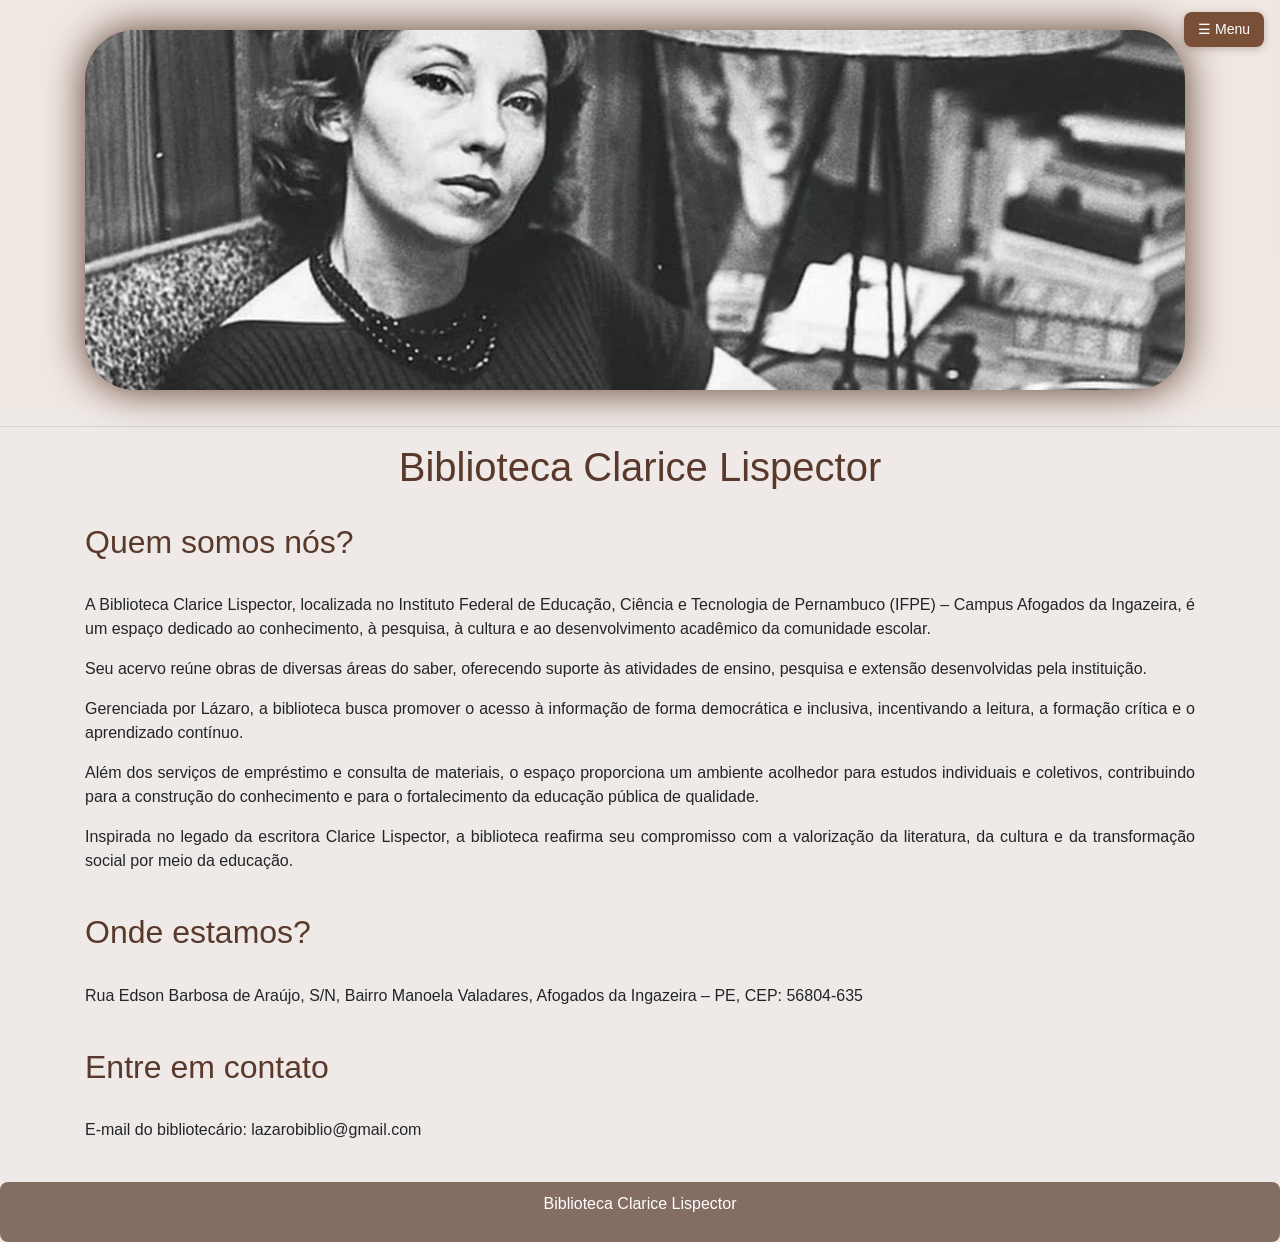
<file: index.html>
<!DOCTYPE html>
<html lang="en">
<head>
    <meta charset="UTF-8">
    <meta name="viewport" content="width=device-width, initial-scale=1.0">
    <title>Biblioteca Clarice Lispector</title>
    <link rel="stylesheet" href="https://cdn.jsdelivr.net/npm/bootstrap@4.3.1/dist/css/bootstrap.min.css" integrity="sha384-ggOyR0iXCbMQv3Xipma34MD+dH/1fQ784/j6cY/iJTQUOhcWr7x9JvoRxT2MZw1T" crossorigin="anonymous">
    <link rel="stylesheet" href="style.css">
</head>
<body>
    <button class="btn-sidebar-abrir" onclick="abrirSidebar()" aria-label="Abrir menu lateral">
        &#9776; Menu
    </button>

    <div class="sidebar-overlay" id="overlay" onclick="fecharSidebar()"></div>

    <nav class="sidebar" id="sidebar" aria-label="Menu lateral">
        <button class="btn-sidebar-fechar" onclick="fecharSidebar()" aria-label="Fechar menu">&times;</button>

        <h3 class="sidebar-titulo">Biblioteca<br>Clarice Lispector</h3>
        <hr class="sidebar-divisor">

        <ul class="sidebar-menu">
            <li><a href="login.php">Acessar o sistema</a></li>
        </ul>

        <hr class="sidebar-divisor">

        <div class="sidebar-contato">
            <p class="sidebar-label">Bibliotecário</p>
            <p>Lázaro Tenório</p>
            <p class="sidebar-label">E-mail</p>
            <p><a href="mailto:lazarobiblio@gmail.com">lazarobiblio@gmail.com</a></p>
            <p class="sidebar-label">Endereço</p>
            <p>IFPE – Campus Afogados da Ingazeira, PE</p>
        </div>

        <hr class="sidebar-divisor">

        <div class="sidebar-player">
        <p class="sidebar-label">Playlist do bibliotecário :D</p><br>
        <img src="img/playlist.jpg" alt="Ícone de música" class="sidebar-player-icon">
        <audio id="player" src="musica/playlist.mp3"></audio>

        <div class="player-controles">
            <button onclick="toggleMusica()" id="btn-play" class="btn-play">▶ Play</button>
            <input type="range" id="volume" min="0" max="1" step="0.05" value="0.5"
            oninput="document.getElementById('player').volume = this.value"
            title="Volume">
        </div>
        </div>
    </nav>

    <div class="container-fluid" id="Banner">
        <div class="container">
            <img src="img/clarice-lispector.jpeg" class="BannerClarice">
        </div>
        
    </div>
    <hr>
    <div class="container">
        <h1 id="ApresentacaoBiblio">Biblioteca Clarice Lispector</h1> 
        <br>
        <h2 class="Quem">Quem somos nós?</h2>
        <br>
        <section class="biblioteca-descricao">
            <p>
                A Biblioteca Clarice Lispector, localizada no Instituto Federal de Educação,
                Ciência e Tecnologia de Pernambuco (IFPE) – Campus Afogados da Ingazeira,
                é um espaço dedicado ao conhecimento, à pesquisa, à cultura e ao
                desenvolvimento acadêmico da comunidade escolar.
            </p>

            <p>
                Seu acervo reúne obras de diversas áreas do saber, oferecendo suporte às
                atividades de ensino, pesquisa e extensão desenvolvidas pela instituição.
            </p>
        
            <p>
                Gerenciada por Lázaro, a biblioteca busca promover o acesso à informação de
                forma democrática e inclusiva, incentivando a leitura, a formação crítica e
                o aprendizado contínuo.
            </p>

            <p>
                Além dos serviços de empréstimo e consulta de materiais, o espaço proporciona
                um ambiente acolhedor para estudos individuais e coletivos, contribuindo para
                a construção do conhecimento e para o fortalecimento da educação pública de
                qualidade.
            </p>

            <p>
                Inspirada no legado da escritora Clarice Lispector, a biblioteca reafirma seu
                compromisso com a valorização da literatura, da cultura e da transformação
                social por meio da educação.
            </p>
        </section>
    </div>
    <br>
    <div class="container" id="txt_surgir">
        <h2 class="onde">Onde estamos?</h2>
        <br>
        <p>
            Rua Edson Barbosa de Araújo, S/N, Bairro Manoela Valadares, Afogados da Ingazeira – PE, CEP: 56804-635
        </p>
    </div>
    <br>
    <div class="container" id="txt_surgir">
        <h2 class="contato">Entre em contato</h2>
        <br>
        <p>
            E-mail do bibliotecário: lazarobiblio@gmail.com
        </p>
    </div>
    <br>
    <footer class="container-fluid" id="Footer">
        <p>Biblioteca Clarice Lispector</p>
    </footer>
    <script src="script.js"></script>
</body>
</html>
</file>
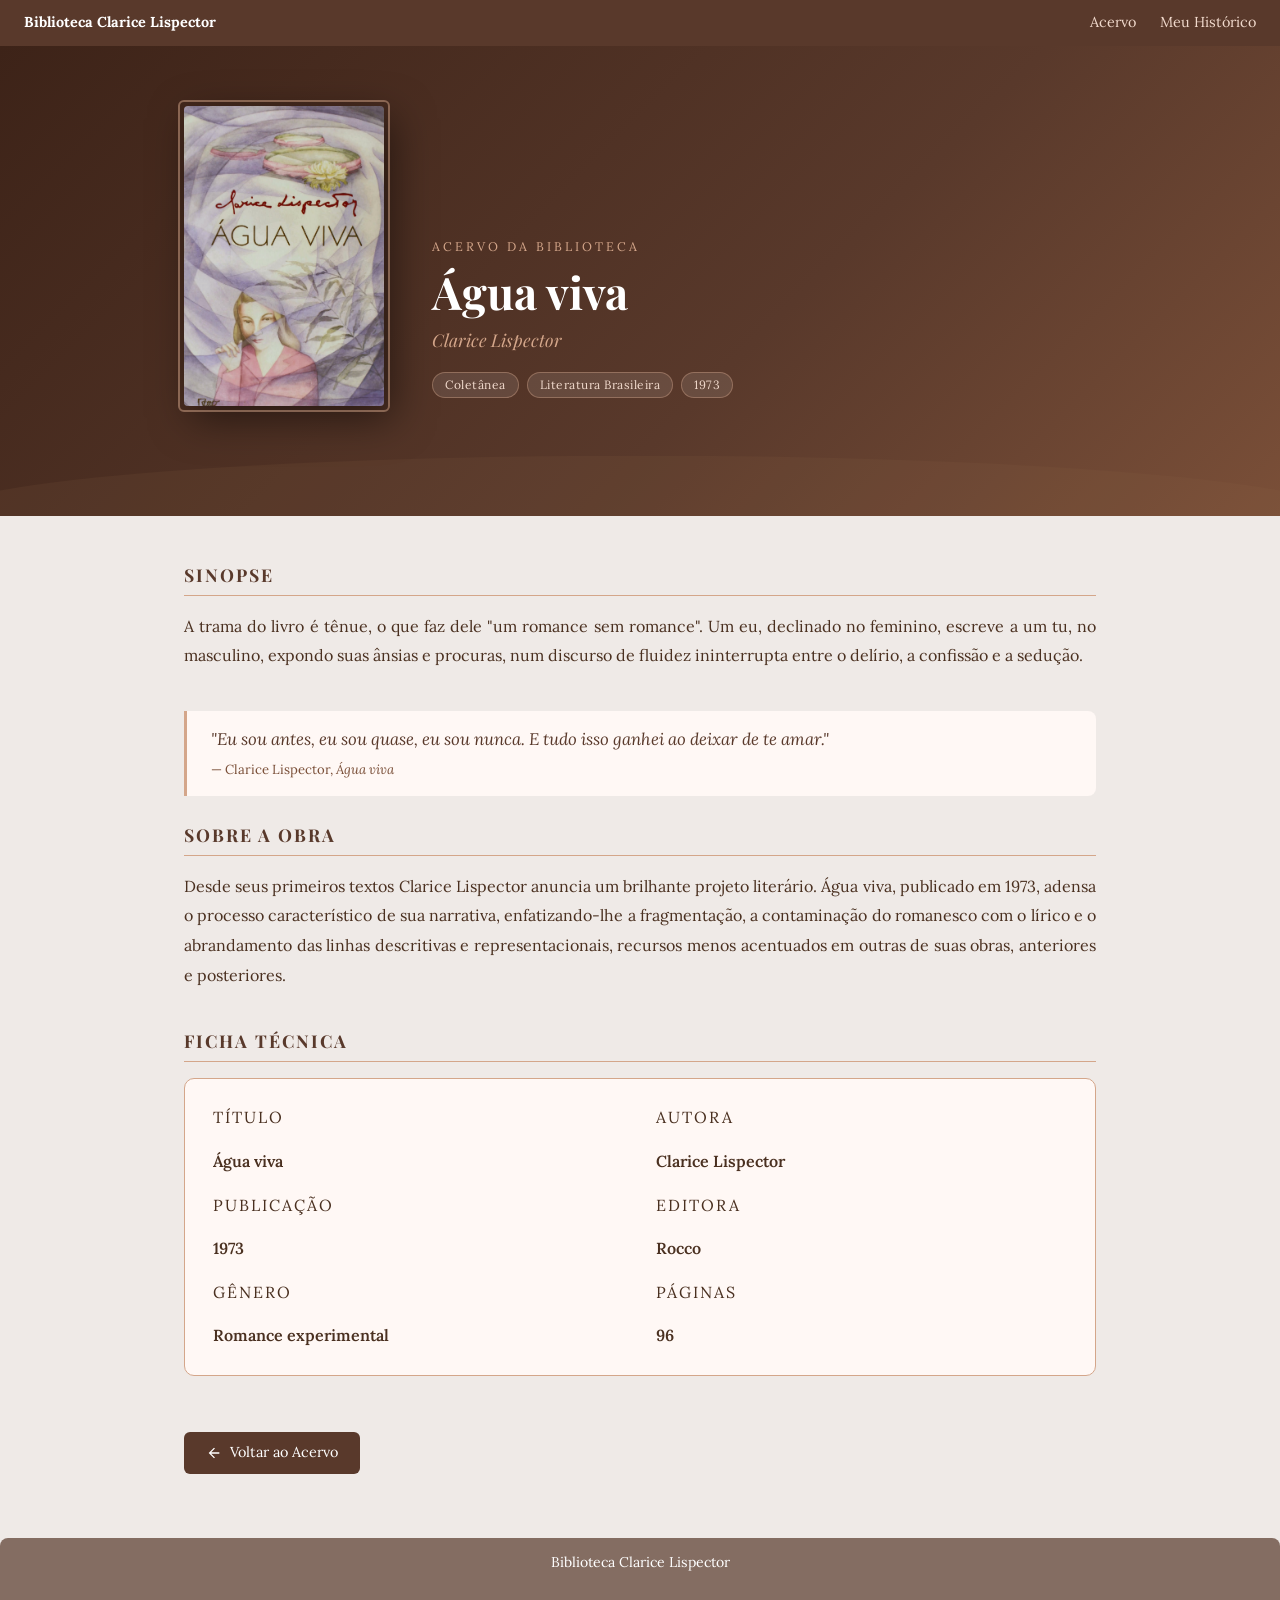
<file: livrosdesc/agua.html>
<!DOCTYPE html>
<html lang="pt-br">
<head>
    <meta charset="UTF-8">
    <meta name="viewport" content="width=device-width, initial-scale=1.0">
    <title>Água viva — Biblioteca Clarice Lispector</title>
    <link rel="stylesheet" href="https://cdn.jsdelivr.net/npm/bootstrap@4.3.1/dist/css/bootstrap.min.css"
          integrity="sha384-ggOyR0iXCbMQv3Xipma34MD+dH/1fQ784/j6cY/iJTQUOhcWr7x9JvoRxT2MZw1T"
          crossorigin="anonymous">
    <link rel="preconnect" href="https://fonts.googleapis.com">
    <link href="https://fonts.googleapis.com/css2?family=Playfair+Display:ital,wght@0,700;1,400&family=Lora:ital@0;1&display=swap" rel="stylesheet">
    <link rel="stylesheet" href="descstyle.css">

</head>
<body>

    <nav class="navbar-livro">
        <a class="navbar-brand-livro" href="../index.html">Biblioteca Clarice Lispector</a>
        <div class="nav-links">
            <a href="../livros.php">Acervo</a>
            <a href="../historico.php">Meu Histórico</a>
        </div>
    </nav>

    <div class="livro-hero">
        <div class="hero-inner">

            <div class="capa-wrapper">
                <img class="capa-livro" src="../img/Agua.jpg" alt="Capa de Água viva">
            </div>

            <div class="hero-meta">
                <p class="hero-eyebrow">Acervo da Biblioteca</p>

                <h1 class="hero-titulo">Água viva</h1>
                <p class="hero-autor">Clarice Lispector</p>

                <div class="hero-tags">
                    <span class="tag">Coletânea</span>
                    <span class="tag">Literatura Brasileira</span>
                    <span class="tag">1973</span>
                </div>
            </div>

        </div>
    </div>

    <div class="livro-conteudo">

        <div class="secao">
            <h2 class="secao-titulo">Sinopse</h2>
            <p>
                A trama do livro é tênue, o que faz dele "um romance sem romance". Um eu, declinado no feminino, escreve a um tu, no masculino, expondo suas ânsias e procuras, 
                num discurso de fluidez ininterrupta entre o delírio, a confissão e a sedução.
            </p>
        </div>

        <blockquote class="citacao">
            <p>"Eu sou antes, eu sou quase, eu sou nunca. E tudo isso ganhei ao deixar de te amar."</p>
            <footer>— Clarice Lispector, <cite>Água viva</cite></footer>
        </blockquote>

        <div class="secao">
            <h2 class="secao-titulo">Sobre a obra</h2>
            <p>
                Desde seus primeiros textos Clarice Lispector anuncia um brilhante projeto literário.
                Água viva, publicado em 1973, adensa o processo característico de sua narrativa, enfatizando-lhe a fragmentação,
                a contaminação do romanesco com o lírico e o abrandamento das linhas descritivas e representacionais, 
                recursos menos acentuados em outras de suas obras, anteriores e posteriores.
            </p>
        </div>

        <div class="secao">
            <h2 class="secao-titulo">Ficha Técnica</h2>
            <div class="ficha">

                <div class="ficha-item">
                    <p class="ficha-label">Título</p>
                    <p class="ficha-valor">Água viva</p>
                </div>
                <div class="ficha-item">
                    <p class="ficha-label">Autora</p>
                    <p class="ficha-valor">Clarice Lispector</p>
                </div>
                <div class="ficha-item">
                    <p class="ficha-label">Publicação</p>
                    <p class="ficha-valor">1973</p>
                </div>
                <div class="ficha-item">
                    <p class="ficha-label">Editora</p>
                    <p class="ficha-valor">Rocco</p>
                </div>
                <div class="ficha-item">
                    <p class="ficha-label">Gênero</p>
                    <p class="ficha-valor">Romance experimental</p>
                </div>
                <div class="ficha-item">
                    <p class="ficha-label">Páginas</p>
                    <p class="ficha-valor">96</p>
                </div>

            </div>
        </div>

        <a href="../livros.php" class="btn-voltar">
            <svg viewBox="0 0 24 24" xmlns="http://www.w3.org/2000/svg">
                <path d="M20 11H7.83l5.59-5.59L12 4l-8 8 8 8 1.41-1.41L7.83 13H20v-2z"/>
            </svg>
            Voltar ao Acervo
        </a>

    </div>

    <footer class="rodape">
        <p>Biblioteca Clarice Lispector</p>
    </footer>

</body>
</html>
</file>
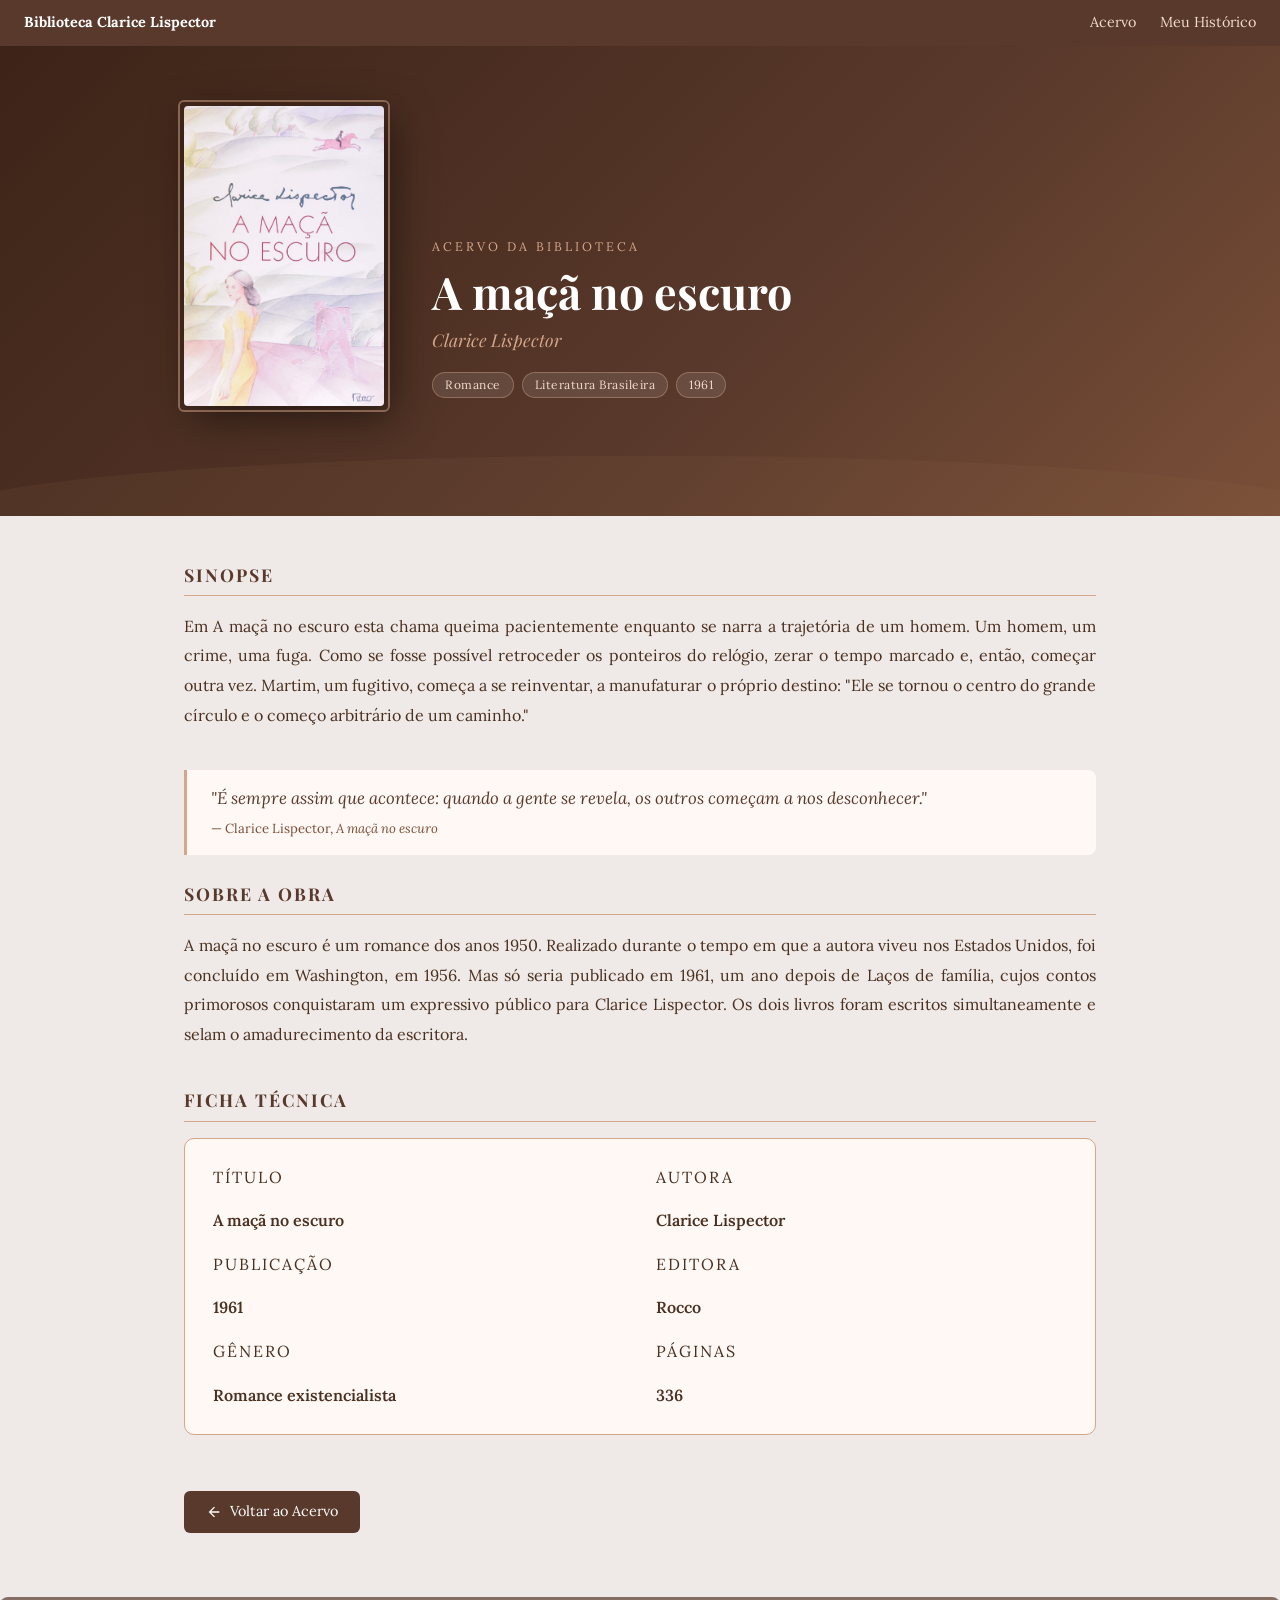
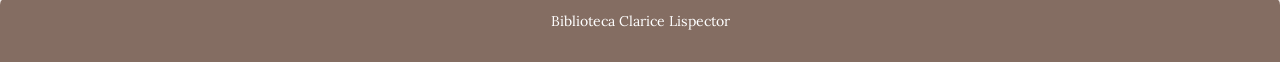
<file: livrosdesc/amaca.html>
<!DOCTYPE html>
<html lang="pt-br">
<head>
    <meta charset="UTF-8">
    <meta name="viewport" content="width=device-width, initial-scale=1.0">
    <title>A maçã no escuro — Biblioteca Clarice Lispector</title>
    <link rel="stylesheet" href="https://cdn.jsdelivr.net/npm/bootstrap@4.3.1/dist/css/bootstrap.min.css"
          integrity="sha384-ggOyR0iXCbMQv3Xipma34MD+dH/1fQ784/j6cY/iJTQUOhcWr7x9JvoRxT2MZw1T"
          crossorigin="anonymous">
    <link rel="preconnect" href="https://fonts.googleapis.com">
    <link href="https://fonts.googleapis.com/css2?family=Playfair+Display:ital,wght@0,700;1,400&family=Lora:ital@0;1&display=swap" rel="stylesheet">
    <link rel="stylesheet" href="descstyle.css">

</head>
<body>

    <nav class="navbar-livro">
        <a class="navbar-brand-livro" href="../index.html">Biblioteca Clarice Lispector</a>
        <div class="nav-links">
            <a href="../livros.php">Acervo</a>
            <a href="../historico.php">Meu Histórico</a>
        </div>
    </nav>

    <div class="livro-hero">
        <div class="hero-inner">

            <div class="capa-wrapper">
                <img class="capa-livro" src="../img/AMaca.jpg" alt="Capa de A maçã no escuro">
            </div>

            <div class="hero-meta">
                <p class="hero-eyebrow">Acervo da Biblioteca</p>

                <h1 class="hero-titulo">A maçã no escuro</h1>
                <p class="hero-autor">Clarice Lispector</p>

                <div class="hero-tags">
                    <span class="tag">Romance</span>
                    <span class="tag">Literatura Brasileira</span>
                    <span class="tag">1961</span>
                </div>
            </div>

        </div>
    </div>

    <div class="livro-conteudo">

        <div class="secao">
            <h2 class="secao-titulo">Sinopse</h2>
            <p>
                Em A maçã no escuro esta chama queima pacientemente enquanto se narra a trajetória de um homem.
                Um homem, um crime, uma fuga. Como se fosse possível retroceder os ponteiros do relógio, zerar o tempo marcado e, então, começar outra vez.
                Martim, um fugitivo, começa a se reinventar, a manufaturar o próprio destino: "Ele se tornou o centro do grande círculo e o começo arbitrário de um caminho."
            </p>
        </div>

        <blockquote class="citacao">
            <p>"É sempre assim que acontece: quando a gente se revela, os outros começam a nos desconhecer."</p>
            <footer>— Clarice Lispector, <cite>A maçã no escuro</cite></footer>
        </blockquote>

        <div class="secao">
            <h2 class="secao-titulo">Sobre a obra</h2>
            <p>
                A maçã no escuro é um romance dos anos 1950. Realizado durante o tempo em que a autora viveu nos Estados Unidos, foi concluído em Washington, em 1956.
                Mas só seria publicado em 1961, um ano depois de Laços de família, cujos contos primorosos conquistaram um expressivo público para Clarice Lispector.
                Os dois livros foram escritos simultaneamente e selam o amadurecimento da escritora.
            </p>
        </div>

        <div class="secao">
            <h2 class="secao-titulo">Ficha Técnica</h2>
            <div class="ficha">

                <div class="ficha-item">
                    <p class="ficha-label">Título</p>
                    <p class="ficha-valor">A maçã no escuro</p>
                </div>
                <div class="ficha-item">
                    <p class="ficha-label">Autora</p>
                    <p class="ficha-valor">Clarice Lispector</p>
                </div>
                <div class="ficha-item">
                    <p class="ficha-label">Publicação</p>
                    <p class="ficha-valor">1961</p>
                </div>
                <div class="ficha-item">
                    <p class="ficha-label">Editora</p>
                    <p class="ficha-valor">Rocco</p>
                </div>
                <div class="ficha-item">
                    <p class="ficha-label">Gênero</p>
                    <p class="ficha-valor">Romance existencialista</p>
                </div>
                <div class="ficha-item">
                    <p class="ficha-label">Páginas</p>
                    <p class="ficha-valor">336</p>
                </div>

            </div>
        </div>

        <a href="../livros.php" class="btn-voltar">
            <svg viewBox="0 0 24 24" xmlns="http://www.w3.org/2000/svg">
                <path d="M20 11H7.83l5.59-5.59L12 4l-8 8 8 8 1.41-1.41L7.83 13H20v-2z"/>
            </svg>
            Voltar ao Acervo
        </a>

    </div>

    <footer class="rodape">
        <p>Biblioteca Clarice Lispector</p>
    </footer>

</body>
</html>
</file>
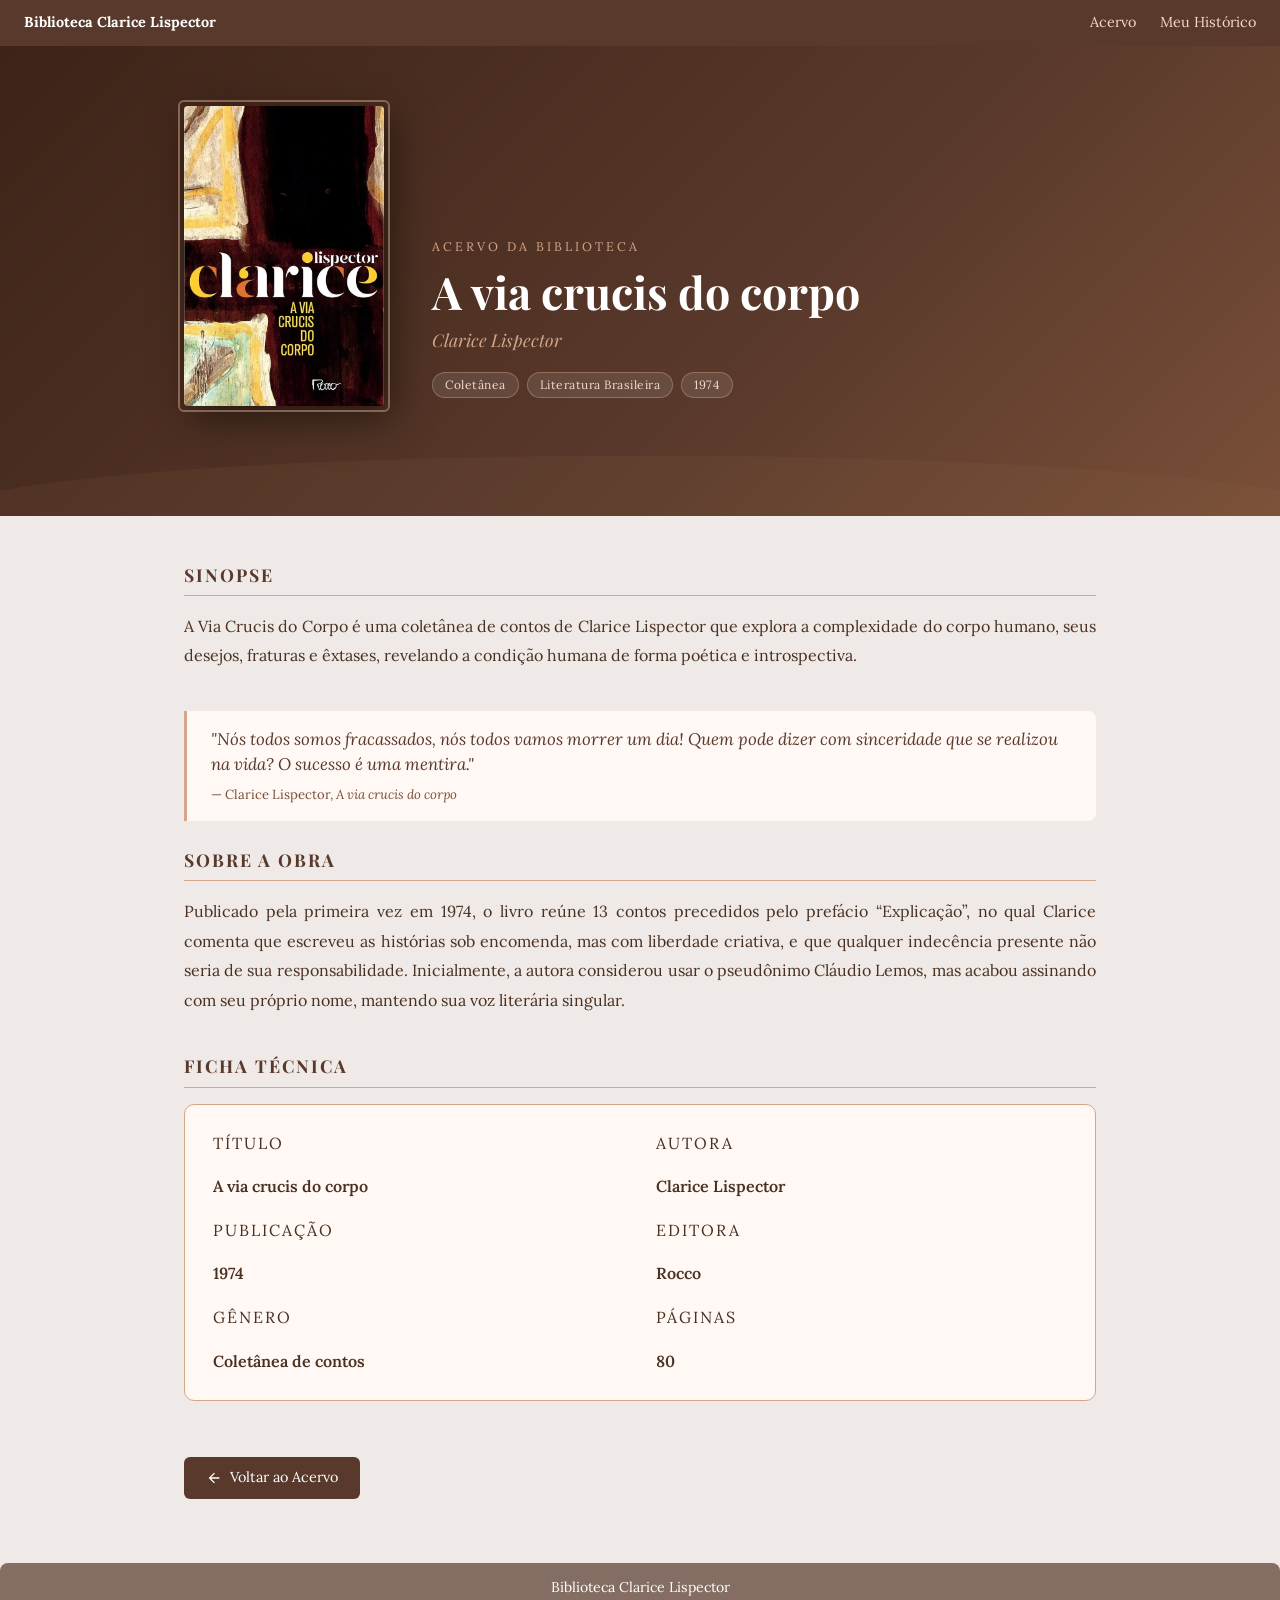
<file: livrosdesc/avia.html>
<!DOCTYPE html>
<html lang="pt-br">
<head>
    <meta charset="UTF-8">
    <meta name="viewport" content="width=device-width, initial-scale=1.0">
    <title>A via crucis do corpo — Biblioteca Clarice Lispector</title>
    <link rel="stylesheet" href="https://cdn.jsdelivr.net/npm/bootstrap@4.3.1/dist/css/bootstrap.min.css"
          integrity="sha384-ggOyR0iXCbMQv3Xipma34MD+dH/1fQ784/j6cY/iJTQUOhcWr7x9JvoRxT2MZw1T"
          crossorigin="anonymous">
    <link rel="preconnect" href="https://fonts.googleapis.com">
    <link href="https://fonts.googleapis.com/css2?family=Playfair+Display:ital,wght@0,700;1,400&family=Lora:ital@0;1&display=swap" rel="stylesheet">
    <link rel="stylesheet" href="descstyle.css">

</head>
<body>

    <nav class="navbar-livro">
        <a class="navbar-brand-livro" href="../index.html">Biblioteca Clarice Lispector</a>
        <div class="nav-links">
            <a href="../livros.php">Acervo</a>
            <a href="../historico.php">Meu Histórico</a>
        </div>
    </nav>

    <div class="livro-hero">
        <div class="hero-inner">

            <div class="capa-wrapper">
                <img class="capa-livro" src="../img/AVia.jpg" alt="Capa de A via crucis do corpo">
            </div>

            <div class="hero-meta">
                <p class="hero-eyebrow">Acervo da Biblioteca</p>

                <h1 class="hero-titulo">A via crucis do corpo</h1>
                <p class="hero-autor">Clarice Lispector</p>

                <div class="hero-tags">
                    <span class="tag">Coletânea</span>
                    <span class="tag">Literatura Brasileira</span>
                    <span class="tag">1974</span>
                </div>
            </div>

        </div>
    </div>

    <div class="livro-conteudo">

        <div class="secao">
            <h2 class="secao-titulo">Sinopse</h2>
            <p>
                A Via Crucis do Corpo é uma coletânea de contos de Clarice Lispector que explora a complexidade do corpo humano, seus desejos, fraturas e êxtases, revelando a condição humana de forma poética e introspectiva.
            </p>
        </div>

        <blockquote class="citacao">
            <p>"Nós todos somos fracassados, nós todos vamos morrer um dia! Quem pode dizer com sinceridade que se realizou na vida? O sucesso é uma mentira."</p>
            <footer>— Clarice Lispector, <cite>A via crucis do corpo</cite></footer>
        </blockquote>

        <div class="secao">
            <h2 class="secao-titulo">Sobre a obra</h2>
            <p>
                Publicado pela primeira vez em 1974, o livro reúne 13 contos precedidos pelo prefácio “Explicação”, 
                no qual Clarice comenta que escreveu as histórias sob encomenda, mas com liberdade criativa, e que qualquer indecência presente não seria de sua responsabilidade.
                Inicialmente, a autora considerou usar o pseudônimo Cláudio Lemos, mas acabou assinando com seu próprio nome, mantendo sua voz literária singular.
            </p>
        </div>

        <div class="secao">
            <h2 class="secao-titulo">Ficha Técnica</h2>
            <div class="ficha">

                <div class="ficha-item">
                    <p class="ficha-label">Título</p>
                    <p class="ficha-valor">A via crucis do corpo</p>
                </div>
                <div class="ficha-item">
                    <p class="ficha-label">Autora</p>
                    <p class="ficha-valor">Clarice Lispector</p>
                </div>
                <div class="ficha-item">
                    <p class="ficha-label">Publicação</p>
                    <p class="ficha-valor">1974</p>
                </div>
                <div class="ficha-item">
                    <p class="ficha-label">Editora</p>
                    <p class="ficha-valor">Rocco</p>
                </div>
                <div class="ficha-item">
                    <p class="ficha-label">Gênero</p>
                    <p class="ficha-valor">Coletânea de contos</p>
                </div>
                <div class="ficha-item">
                    <p class="ficha-label">Páginas</p>
                    <p class="ficha-valor">80</p>
                </div>

            </div>
        </div>

        <a href="../livros.php" class="btn-voltar">
            <svg viewBox="0 0 24 24" xmlns="http://www.w3.org/2000/svg">
                <path d="M20 11H7.83l5.59-5.59L12 4l-8 8 8 8 1.41-1.41L7.83 13H20v-2z"/>
            </svg>
            Voltar ao Acervo
        </a>

    </div>

    <footer class="rodape">
        <p>Biblioteca Clarice Lispector</p>
    </footer>

</body>
</html>
</file>
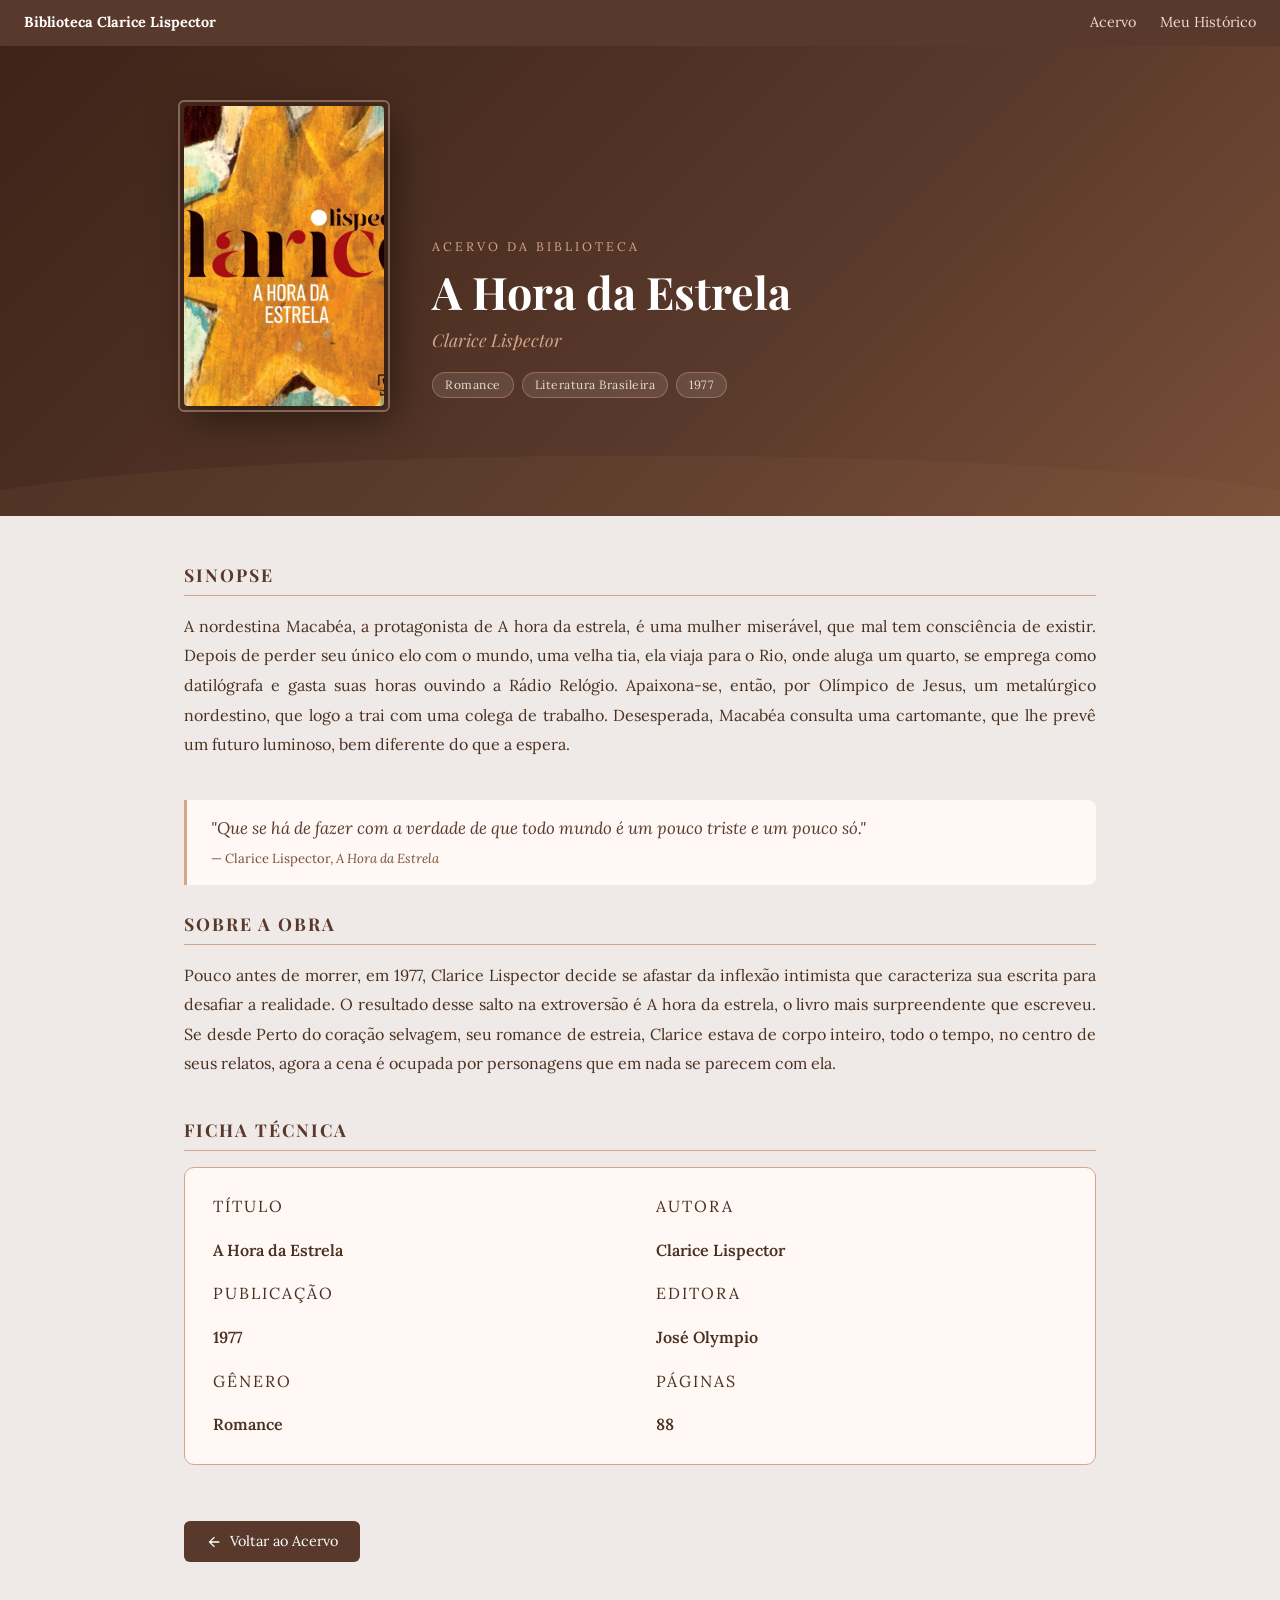
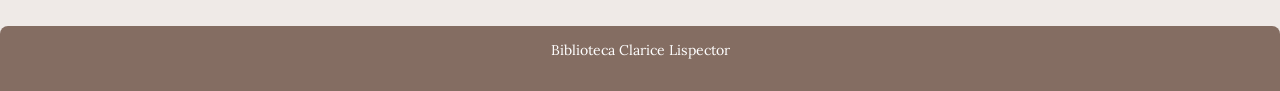
<file: livrosdesc/hora.html>
<!DOCTYPE html>
<html lang="pt-br">
<head>
    <meta charset="UTF-8">
    <meta name="viewport" content="width=device-width, initial-scale=1.0">
    <title>A Hora da Estrela — Biblioteca Clarice Lispector</title>
    <link rel="stylesheet" href="https://cdn.jsdelivr.net/npm/bootstrap@4.3.1/dist/css/bootstrap.min.css"
          integrity="sha384-ggOyR0iXCbMQv3Xipma34MD+dH/1fQ784/j6cY/iJTQUOhcWr7x9JvoRxT2MZw1T"
          crossorigin="anonymous">
    <link rel="preconnect" href="https://fonts.googleapis.com">
    <link href="https://fonts.googleapis.com/css2?family=Playfair+Display:ital,wght@0,700;1,400&family=Lora:ital@0;1&display=swap" rel="stylesheet">
    <link rel="stylesheet" href="descstyle.css">

</head>
<body>

    <nav class="navbar-livro">
        <a class="navbar-brand-livro" href="../index.html">Biblioteca Clarice Lispector</a>
        <div class="nav-links">
            <a href="../livros.php">Acervo</a>
            <a href="../historico.php">Meu Histórico</a>
        </div>
    </nav>

    <div class="livro-hero">
        <div class="hero-inner">

            <div class="capa-wrapper">
                <img class="capa-livro" src="../img/AHora.jpg" alt="Capa de A Hora da Estrela">
            </div>

            <div class="hero-meta">
                <p class="hero-eyebrow">Acervo da Biblioteca</p>

                <h1 class="hero-titulo">A Hora da Estrela</h1>
                <p class="hero-autor">Clarice Lispector</p>

                <div class="hero-tags">
                    <span class="tag">Romance</span>
                    <span class="tag">Literatura Brasileira</span>
                    <span class="tag">1977</span>
                </div>
            </div>

        </div>
    </div>

    <div class="livro-conteudo">

        <div class="secao">
            <h2 class="secao-titulo">Sinopse</h2>
            <p>
                A nordestina Macabéa, a protagonista de A hora da estrela, é uma mulher miserável, que mal tem consciência de existir. 
                Depois de perder seu único elo com o mundo, uma velha tia, ela viaja para o Rio, onde aluga um quarto, se emprega como datilógrafa e gasta suas horas ouvindo a Rádio Relógio. 
                Apaixona-se, então, por Olímpico de Jesus, um metalúrgico nordestino, que logo a trai com uma colega de trabalho. 
                Desesperada, Macabéa consulta uma cartomante, que lhe prevê um futuro luminoso, bem diferente do que a espera.
            </p>
        </div>

        <blockquote class="citacao">
            <p>"Que se há de fazer com a verdade de que todo mundo é um pouco triste e um pouco só."</p>
            <footer>— Clarice Lispector, <cite>A Hora da Estrela</cite></footer>
        </blockquote>

        <div class="secao">
            <h2 class="secao-titulo">Sobre a obra</h2>
            <p>
                Pouco antes de morrer, em 1977, Clarice Lispector decide se afastar da inflexão intimista que caracteriza sua escrita para desafiar a realidade. 
                O resultado desse salto na extroversão é A hora da estrela, o livro mais surpreendente que escreveu. 
                Se desde Perto do coração selvagem, seu romance de estreia, 
                Clarice estava de corpo inteiro, todo o tempo, no centro de seus relatos, agora a cena é ocupada por personagens que em nada se parecem com ela.
            </p>
        </div>

        <div class="secao">
            <h2 class="secao-titulo">Ficha Técnica</h2>
            <div class="ficha">

                <div class="ficha-item">
                    <p class="ficha-label">Título</p>
                    <p class="ficha-valor">A Hora da Estrela</p>
                </div>
                <div class="ficha-item">
                    <p class="ficha-label">Autora</p>
                    <p class="ficha-valor">Clarice Lispector</p>
                </div>
                <div class="ficha-item">
                    <p class="ficha-label">Publicação</p>
                    <p class="ficha-valor">1977</p>
                </div>
                <div class="ficha-item">
                    <p class="ficha-label">Editora</p>
                    <p class="ficha-valor">José Olympio</p>
                </div>
                <div class="ficha-item">
                    <p class="ficha-label">Gênero</p>
                    <p class="ficha-valor">Romance</p>
                </div>
                <div class="ficha-item">
                    <p class="ficha-label">Páginas</p>
                    <p class="ficha-valor">88</p>
                </div>

            </div>
        </div>

        <a href="../livros.php" class="btn-voltar">
            <svg viewBox="0 0 24 24" xmlns="http://www.w3.org/2000/svg">
                <path d="M20 11H7.83l5.59-5.59L12 4l-8 8 8 8 1.41-1.41L7.83 13H20v-2z"/>
            </svg>
            Voltar ao Acervo
        </a>

    </div>

    <footer class="rodape">
        <p>Biblioteca Clarice Lispector</p>
    </footer>

</body>
</html>
</file>
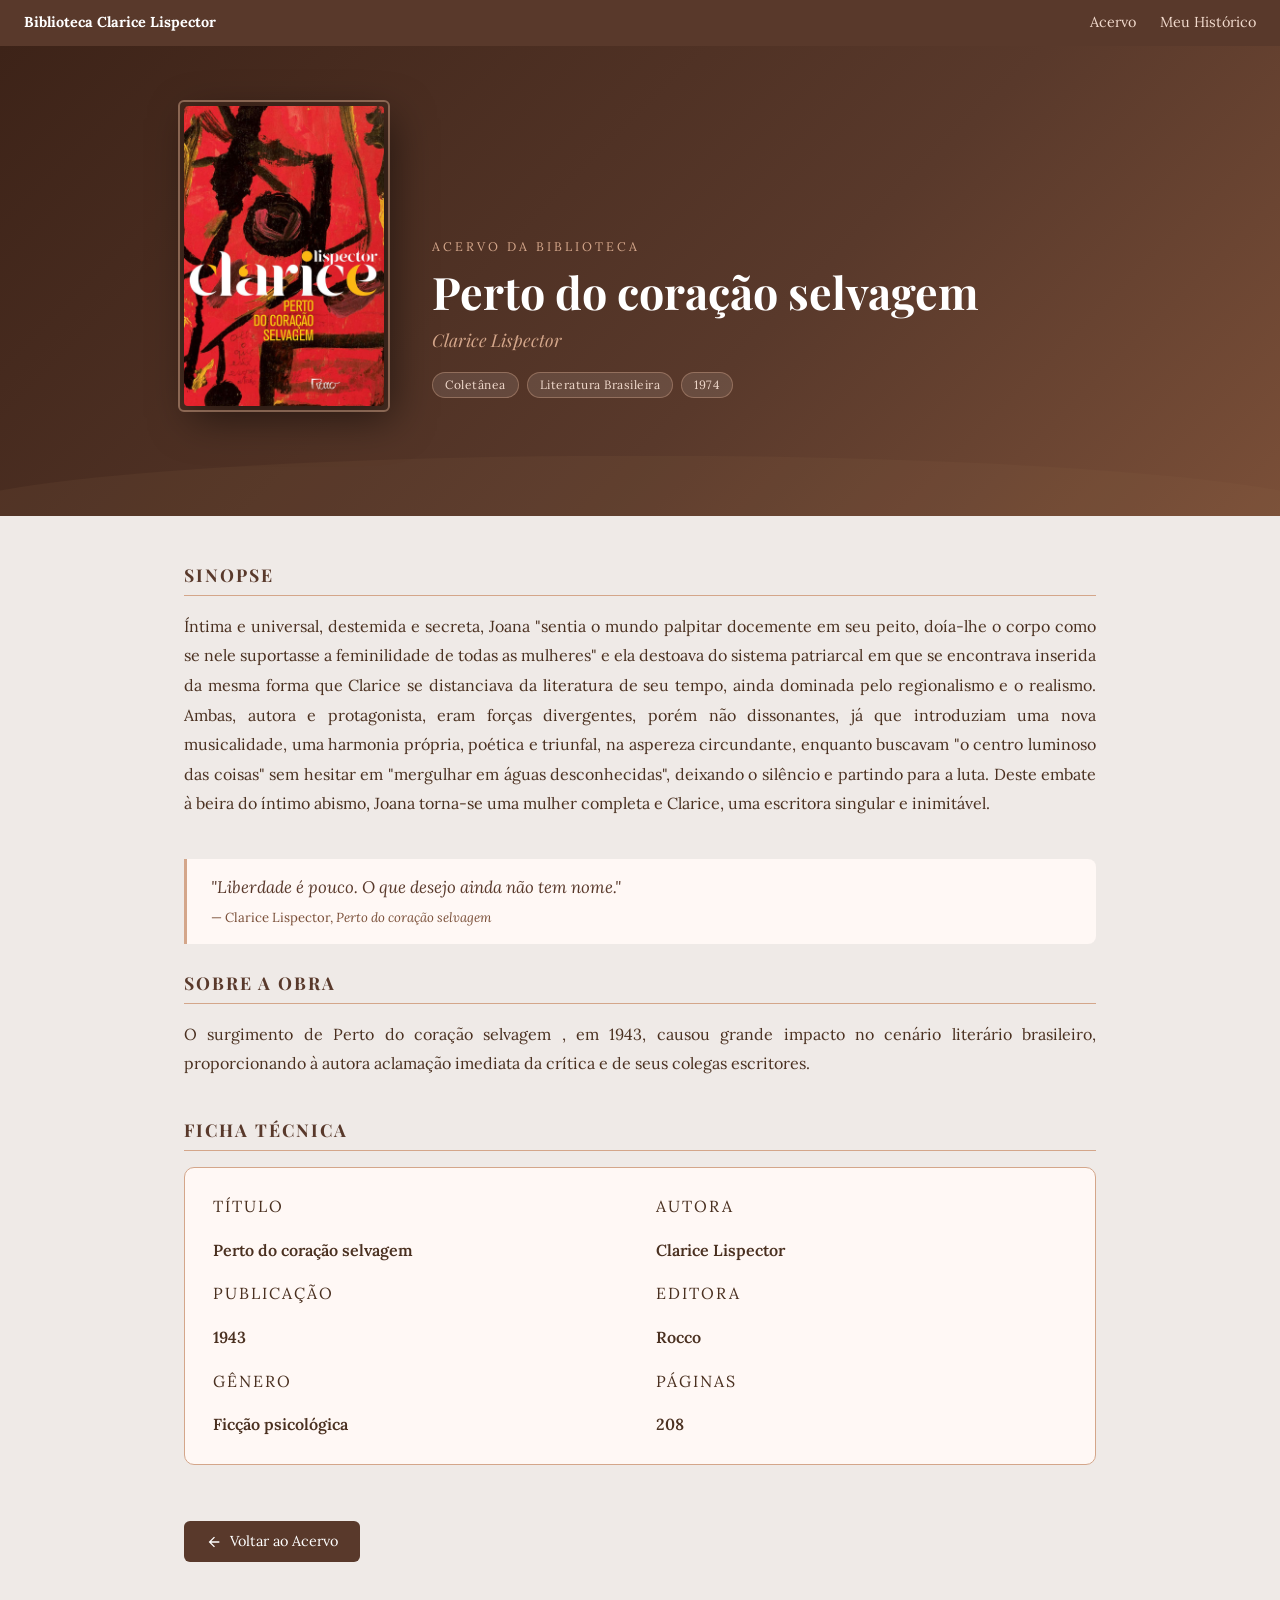
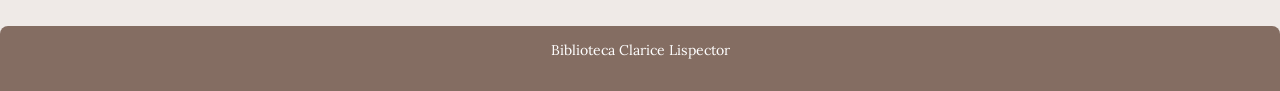
<file: livrosdesc/perto.html>
<!DOCTYPE html>
<html lang="pt-br">
<head>
    <meta charset="UTF-8">
    <meta name="viewport" content="width=device-width, initial-scale=1.0">
    <title>Perto do coração selvagem — Biblioteca Clarice Lispector</title>
    <link rel="stylesheet" href="https://cdn.jsdelivr.net/npm/bootstrap@4.3.1/dist/css/bootstrap.min.css"
          integrity="sha384-ggOyR0iXCbMQv3Xipma34MD+dH/1fQ784/j6cY/iJTQUOhcWr7x9JvoRxT2MZw1T"
          crossorigin="anonymous">
    <link rel="preconnect" href="https://fonts.googleapis.com">
    <link href="https://fonts.googleapis.com/css2?family=Playfair+Display:ital,wght@0,700;1,400&family=Lora:ital@0;1&display=swap" rel="stylesheet">
    <link rel="stylesheet" href="descstyle.css">

</head>
<body>

    <nav class="navbar-livro">
        <a class="navbar-brand-livro" href="../index.html">Biblioteca Clarice Lispector</a>
        <div class="nav-links">
            <a href="../livros.php">Acervo</a>
            <a href="../historico.php">Meu Histórico</a>
        </div>
    </nav>

    <div class="livro-hero">
        <div class="hero-inner">

            <div class="capa-wrapper">
                <img class="capa-livro" src="../img/Perto.jpg" alt="Capa de Perto do coração selvagem">
            </div>

            <div class="hero-meta">
                <p class="hero-eyebrow">Acervo da Biblioteca</p>

                <h1 class="hero-titulo">Perto do coração selvagem</h1>
                <p class="hero-autor">Clarice Lispector</p>

                <div class="hero-tags">
                    <span class="tag">Coletânea</span>
                    <span class="tag">Literatura Brasileira</span>
                    <span class="tag">1974</span>
                </div>
            </div>

        </div>
    </div>

    <div class="livro-conteudo">

        <div class="secao">
            <h2 class="secao-titulo">Sinopse</h2>
            <p>
                Íntima e universal, destemida e secreta, Joana "sentia o mundo palpitar docemente em seu peito, doía-lhe o corpo como se nele suportasse a feminilidade de todas as mulheres" e ela destoava do sistema patriarcal em que se encontrava inserida da mesma forma que Clarice se distanciava da literatura de seu tempo, ainda dominada pelo regionalismo e o realismo.
                Ambas, autora e protagonista, eram forças divergentes, porém não dissonantes, já que introduziam uma nova musicalidade, uma harmonia própria, poética e triunfal, na aspereza circundante, enquanto buscavam "o centro luminoso das coisas" sem hesitar em "mergulhar em águas desconhecidas", deixando o silêncio e partindo para a luta. 
                Deste embate à beira do íntimo abismo, Joana torna-se uma mulher completa e Clarice, uma escritora singular e inimitável.
            </p>
        </div>

        <blockquote class="citacao">
            <p>"Liberdade é pouco. O que desejo ainda não tem nome."</p>
            <footer>— Clarice Lispector, <cite>Perto do coração selvagem</cite></footer>
        </blockquote>

        <div class="secao">
            <h2 class="secao-titulo">Sobre a obra</h2>
            <p>
                O surgimento de Perto do coração selvagem , em 1943, causou grande impacto no cenário literário brasileiro, proporcionando à autora aclamação imediata da crítica e de seus colegas escritores.
            </p>
        </div>

        <div class="secao">
            <h2 class="secao-titulo">Ficha Técnica</h2>
            <div class="ficha">

                <div class="ficha-item">
                    <p class="ficha-label">Título</p>
                    <p class="ficha-valor">Perto do coração selvagem</p>
                </div>
                <div class="ficha-item">
                    <p class="ficha-label">Autora</p>
                    <p class="ficha-valor">Clarice Lispector</p>
                </div>
                <div class="ficha-item">
                    <p class="ficha-label">Publicação</p>
                    <p class="ficha-valor">1943</p>
                </div>
                <div class="ficha-item">
                    <p class="ficha-label">Editora</p>
                    <p class="ficha-valor">Rocco</p>
                </div>
                <div class="ficha-item">
                    <p class="ficha-label">Gênero</p>
                    <p class="ficha-valor">Ficção psicológica</p>
                </div>
                <div class="ficha-item">
                    <p class="ficha-label">Páginas</p>
                    <p class="ficha-valor">208</p>
                </div>

            </div>
        </div>

        <a href="../livros.php" class="btn-voltar">
            <svg viewBox="0 0 24 24" xmlns="http://www.w3.org/2000/svg">
                <path d="M20 11H7.83l5.59-5.59L12 4l-8 8 8 8 1.41-1.41L7.83 13H20v-2z"/>
            </svg>
            Voltar ao Acervo
        </a>

    </div>

    <footer class="rodape">
        <p>Biblioteca Clarice Lispector</p>
    </footer>

</body>
</html>
</file>
<file: style.css>
/* =============================================
   BIBLIOTECA CLARICE LISPECTOR — style.css
   Arquivo único de estilos
   ============================================= */

/* ── Base ── */
body {
    background-color: #8a624a21;
}

/* ── Animações ── */
@keyframes slidein {
    from { margin-right: 100%; width: 300%; }
    to   { margin-left: 0%;   width: 100%; }
}

@keyframes surgir {
    from { opacity: 0; transform: translateY(30px); }
    to   { opacity: 1; transform: translateY(0); }
}

/* ── Index — Banner ── */
#Banner {
    align-items: center;
    background-color: #ffc6ae12;
}

.BannerClarice {
    margin-top: 30px;
    margin-bottom: 20px;
    width: 1100px;
    height: 360px;
    border-radius: 50px;
    filter: drop-shadow(0 0 20px #59392b);
    transition: all 0.3s ease;
}

.BannerClarice:hover {
    transform: scale(1.05);
    filter: drop-shadow(0 0 30px #59392b);
}

/* ── Index — Textos ── */
#ApresentacaoBiblio {
    text-align: center;
    color: #59392b;
    animation-duration: 3s;
    animation-name: slidein;
    animation-iteration-count: 1;
}

.biblioteca-descricao {
    text-align: justify;
    text-justify: inter-word;
    opacity: 0;
    transform: translateY(30px);
    animation: surgir 3.2s ease-out forwards;
}

.Quem {
    color: #59392b;
    opacity: 0;
    transform: translateY(30px);
    animation: surgir 3.2s ease-out forwards;
}

.onde  { color: #59392b; }
.contato { color: #59392b; }

#txt_surgir {
    opacity: 0;
    transform: translateY(30px);
    animation: surgir 3.2s ease-out forwards;
}

/* ── Footer ── */
#Footer {
    background-color: #59392bb4;
    color: white;
    text-align: center;
    padding: 10px 0;
    border-radius: 8px;
    margin-top: 0px;
}

/* ── Sidebar (index) ── */
.btn-sidebar-abrir {
    position: fixed;
    top: 12px;
    right: 16px;
    z-index: 1050;
    background-color: #7a4f38;
    color: #fff;
    border: none;
    padding: 7px 14px;
    border-radius: 8px;
    font-size: 14px;
    cursor: pointer;
    box-shadow: 0 2px 8px rgba(89,57,43,0.3);
    transition: background-color 0.2s;
}
.btn-sidebar-abrir:hover { background-color: #59392b; }

.btn-sidebar-fechar {
    background: none;
    border: none;
    font-size: 28px;
    color: #59392b;
    cursor: pointer;
    float: right;
    line-height: 1;
    padding: 0;
    margin-bottom: 8px;
}
.btn-sidebar-fechar:hover { color: #7a4f38; }

.sidebar-overlay {
    display: none;
    position: fixed;
    inset: 0;
    background: rgba(0,0,0,0.45);
    z-index: 1000;
}
.sidebar-overlay.visivel { display: block; }

.sidebar {
    position: fixed;
    top: 0;
    right: -320px;
    width: 300px;
    height: 100%;
    background-color: #fff8f5;
    border-left: 2px solid #d4a68a;
    z-index: 1100;
    padding: 24px 20px;
    transition: right 0.3s ease;
    overflow-y: auto;
    box-shadow: -4px 0 20px rgba(89,57,43,0.15);
}
.sidebar.aberta { right: 0; }

.sidebar-titulo {
    color: #59392b;
    font-size: 18px;
    font-weight: bold;
    margin-top: 8px;
    line-height: 1.4;
    clear: both;
}

.sidebar-divisor {
    border-color: #d4a68a;
    margin: 14px 0;
}

.sidebar-menu {
    list-style: none;
    padding: 0;
    margin: 0 0 8px 0;
}
.sidebar-menu li { margin-bottom: 4px; }
.sidebar-menu a {
    display: block;
    padding: 10px 12px;
    color: #59392b;
    text-decoration: none;
    border-radius: 6px;
    font-size: 15px;
    transition: background-color 0.2s;
}
.sidebar-menu a:hover {
    background-color: #f0d9cc;
    color: #3d2318;
    text-decoration: none;
}

.sidebar-contato { font-size: 14px; color: #5a3d30; }
.sidebar-contato p { margin-bottom: 4px; }
.sidebar-label {
    font-weight: bold;
    color: #59392b;
    margin-top: 10px;
    margin-bottom: 2px !important;
}
.sidebar-contato a { color: #59392b; word-break: break-all; }
.sidebar-contato a:hover { color: #7a4f38; }

/* ── Player de música ── */
.sidebar-player { margin-top: 4px; }
.sidebar-player-icon { height: 150px; border-radius: 6px; width: 250px; }
.player-controles { display: flex; align-items: center; gap: 10px; margin: 8px 0 4px; }
.player-nome {
    font-size: 12px;
    color: #7a6058;
    margin: 0;
    overflow: hidden;
    text-overflow: ellipsis;
    white-space: nowrap;
}

/* ── Botões globais ── */
.btn-play {
    background-color: #59392b;
    color: #fff;
    border: none;
    padding: 7px 14px;
    border-radius: 6px;
    cursor: pointer;
    font-size: 13px;
    white-space: nowrap;
    transition: background-color 0.2s;
}
.btn-play:hover { background-color: #7a4f38; }

/* ── Login ── */
.login-wrap {
    min-height: 100vh;
    display: flex;
    align-items: center;
    justify-content: center;
}

.login-card {
    background: #fff8f5;
    border: 1px solid #d4a68a;
    border-radius: 14px;
    padding: 40px 36px;
    width: 100%;
    max-width: 400px;
    box-shadow: 0 4px 24px rgba(89,57,43,0.15);
}
.login-card h2 {
    color: #59392b;
    text-align: center;
    margin-bottom: 24px;
    font-size: 1.5rem;
}
.login-card label { color: #59392b; font-weight: bold; }
.login-card input { border: 1px solid #d4a68a; border-radius: 6px; }
.login-card input:focus {
    border-color: #59392b;
    box-shadow: 0 0 0 2px rgba(89,57,43,0.15);
}

.btn-login {
    background-color: #59392b;
    color: #fff;
    width: 100%;
    padding: 10px;
    border: none;
    border-radius: 6px;
    font-size: 1rem;
    cursor: pointer;
    transition: background-color 0.2s;
}
.btn-login:hover { background-color: #7a4f38; }

.voltar { text-align: center; margin-top: 14px; }
.voltar a { color: #59392b; font-size: 0.9rem; }
.voltar a:hover { color: #7a4f38; }

/* ── Livros (acervo) ── */
.pagina-titulo { color: #59392b; margin: 30px 0 8px; }

.badge-ativos {
    background-color: #59392b;
    color: #fff;
    padding: 5px 14px;
    border-radius: 20px;
    font-size: 0.85rem;
}

.livro-card {
    background: #fff8f5;
    border: 1px solid #d4a68a;
    border-radius: 10px;
    overflow: hidden;
    transition: box-shadow 0.2s;
    height: 100%;
}
.livro-card:hover { 
    transition: all 0.3s ease;
    box-shadow: 0 4px 16px rgba(89,57,43,0.2); 
    transform: scale(1.05);
    filter: drop-shadow(0 0 30px #59392b);
}

.livro-card img { width: 100%; height: 220px; object-fit: cover; }

.livro-info { padding: 14px; }
.livro-titulo { font-weight: bold; color: #59392b; font-size: 1rem; margin-bottom: 4px; }
.livro-autor  { color: #7a6058; font-size: 0.88rem; margin-bottom: 12px; }

.status-disponivel {
    background-color: #d4edda;
    color: #155724;
    padding: 3px 10px;
    border-radius: 12px;
    font-size: 0.8rem;
    font-weight: bold;
}
.status-indisponivel {
    background-color: #f8d7da;
    color: #721c24;
    padding: 3px 10px;
    border-radius: 12px;
    font-size: 0.8rem;
    font-weight: bold;
}

.btn-emprestar {
    background-color: #59392b;
    color: #fff;
    border: none;
    border-radius: 6px;
    padding: 7px 16px;
    font-size: 0.88rem;
    cursor: pointer;
    width: 100%;
    margin-top: 10px;
    transition: background-color 0.2s;
}
.btn-emprestar:hover    { background-color: #7a4f38; }
.btn-emprestar:disabled { background-color: #ccc; cursor: not-allowed; }

/* ── Histórico ── */
.tabela-historico thead { background-color: #59392b; color: #fff; }
.tabela-historico tbody tr:hover { background-color: #fff8f5; }

.status-devolvido {
    background-color: #d4edda;
    color: #155724;
    padding: 3px 10px;
    border-radius: 12px;
    font-size: 0.8rem;
    font-weight: bold;
}
.status-posse {
    background-color: #f8d7da;
    color: #721c24;
    padding: 3px 10px;
    border-radius: 12px;
    font-size: 0.8rem;
    font-weight: bold;
}

.btn-devolver {
    background-color: #59392b;
    color: #fff;
    border: none;
    border-radius: 6px;
    padding: 5px 14px;
    font-size: 0.85rem;
    cursor: pointer;
    transition: background-color 0.2s;
}
.btn-devolver:hover { background-color: #7a4f38; }

.vazio { text-align: center; color: #7a6058; padding: 30px; }
</file>
<file: livrosdesc/descstyle.css>
:root {
    --marrom:      #59392b;
    --marrom-claro:#7a4f38;
    --creme:       #fff8f5;
    --borda:       #d4a68a;
    --fundo:       #8a624a21;
    --texto:       #3d2318;
}

* { box-sizing: border-box; margin: 0; padding: 0; }

body {
    background-color: var(--fundo);
    font-family: 'Lora', Georgia, serif;
    color: var(--texto);
    display: flex;
    flex-direction: column;
    min-height: 100vh;
}

        /* ── Navbar ── */
.navbar-livro {
    background-color: var(--marrom);
    padding: 12px 24px;
    display: flex;
    align-items: center;
    justify-content: space-between;
}

.navbar-livro a {
    color: #f0d9cc;
    text-decoration: none;
    font-family: 'Lora', serif;
    font-size: 0.9rem;
    transition: color 0.2s;
}

.navbar-livro a:hover { color: #fff; }

.navbar-brand-livro {
    font-family: 'Playfair Display', serif;
    font-size: 1.15rem;
    color: #fff !important;
    font-weight: 700;
}

.nav-links { display: flex; gap: 24px; }

/* ── Hero ── */
.livro-hero {
    background: linear-gradient(135deg, #3d2318 0%, #59392b 60%, #7a4f38 100%);
    padding: 60px 0 0;
    overflow: hidden;
    position: relative;
}
        
.livro-hero::after {
    content: '';
    display: block;
    height: 60px;
    background: var(--fundo);
    clip-path: ellipse(55% 100% at 50% 100%);
}

.hero-inner {
    max-width: 960px;
    margin: 0 auto;
    padding: 0 24px 50px;
    display: flex;
    align-items: flex-end;
    gap: 48px;
}

/* ── Capa ── */
.capa-wrapper {
    flex-shrink: 0;
    position: relative;
}

.capa-wrapper::before {
    content: '';
    position: absolute;
    inset: -6px;
    border: 2px solid var(--borda);
    border-radius: 6px;
    opacity: 0.5;
    pointer-events: none;
}

.capa-livro {
    width: 200px;
    height: 300px;
    object-fit: cover;
    border-radius: 4px;
    box-shadow: 8px 12px 40px rgba(0,0,0,0.5);
    display: block;
}

/* ── Título hero ── */
.hero-meta { color: #f0d9cc; padding-bottom: 8px; }

.hero-eyebrow {
    font-family: 'Lora', serif;
    font-size: 0.78rem;
    letter-spacing: 3px;
    text-transform: uppercase;
    color: var(--borda);
    margin-bottom: 10px;
}

.hero-titulo {
    font-family: 'Playfair Display', serif;
    font-size: clamp(1.8rem, 4vw, 2.8rem);
    font-weight: 700;
    line-height: 1.15;
    color: #fff;
    margin-bottom: 10px;
}
        
.hero-autor {
    font-family: 'Playfair Display', serif;
    font-style: italic;
    font-size: 1.1rem;
    color: var(--borda);
    margin-bottom: 18px;
}

.hero-tags { display: flex; gap: 8px; flex-wrap: wrap; }
.tag {
    background: rgba(255,255,255,0.1);
    border: 1px solid rgba(212,166,138,0.4);
    color: #f0d9cc;
    font-size: 0.75rem;
    padding: 3px 12px;
    border-radius: 20px;
    font-family: 'Lora', serif;
    letter-spacing: 0.5px;
}

/* ── Conteúdo ── */
.livro-conteudo {
    max-width: 960px;
    margin: 0 auto;
    padding: 48px 24px 64px;
}

.secao {
    margin-bottom: 40px;
}

.secao-titulo {
    font-family: 'Playfair Display', serif;
    font-size: 1.1rem;
    font-weight: 700;
    color: var(--marrom);
    text-transform: uppercase;
    letter-spacing: 2px;
    margin-bottom: 16px;
    padding-bottom: 10px;
    border-bottom: 1px solid var(--borda);
}

.secao p {
    font-family: 'Lora', serif;
    font-size: 1rem;
    line-height: 1.85;
    color: #4a3020;
    text-align: justify;
    margin-bottom: 14px;
}
        
.secao p:last-child { margin-bottom: 0; }

blockquote.citacao {
    border-left: 3px solid var(--borda);
    margin: 28px 0;
    padding: 16px 24px;
    background: var(--creme);
    border-radius: 0 8px 8px 0;
}

blockquote.citacao p {
    font-style: italic;
    color: var(--marrom);
    font-size: 1.05rem;
    margin: 0;
    text-align: left;
}

blockquote.citacao footer {
    margin-top: 8px;
    font-size: 0.82rem;
    color: var(--marrom-claro);
    font-style: normal;
    background: none;
    padding: 0;
}

.ficha {
    background: var(--creme);
    border: 1px solid var(--borda);
    border-radius: 10px;
    padding: 24px 28px;
    display: grid;
    grid-template-columns: 1fr 1fr;
    gap: 14px 32px;
}

@media (max-width: 540px) { .ficha { grid-template-columns: 1fr; } }

.ficha-label {
    font-family: 'Lora', serif;
    font-size: 0.72rem;
    letter-spacing: 2px;
    text-transform: uppercase;
    color: var(--marrom-claro);
    margin-bottom: 2px;
}

.ficha-valor {
    font-family: 'Lora', serif;
    font-size: 0.95rem;
    color: var(--texto);
    font-weight: 600;
}

.btn-voltar {
    display: inline-flex;
    align-items: center;
    gap: 8px;
    background-color: var(--marrom);
    color: #fff;
    border: none;
    border-radius: 6px;
    padding: 10px 22px;
    font-family: 'Lora', serif;
    font-size: 0.9rem;
    text-decoration: none;
    transition: background-color 0.2s, transform 0.15s;
    margin-top: 16px;
}

.btn-voltar:hover {
    background-color: var(--marrom-claro);
    color: #fff;
    text-decoration: none;
    transform: translateX(-3px);
}
    .btn-voltar svg { width: 16px; height: 16px; fill: currentColor; }

footer.rodape {
    background-color: #59392bb4;
    color: white;
    text-align: center;
    padding: 14px 0;
    border-radius: 8px 8px 0 0;
    font-family: 'Lora', serif;
    font-size: 0.88rem;
    margin-top: auto;
}

@media (max-width: 600px) {
    .hero-inner { flex-direction: column; align-items: center; text-align: center; gap: 28px; }
    .hero-tags { justify-content: center; }
    .capa-livro { width: 160px; height: 240px; }
    .nav-links { gap: 14px; }
    .ficha { grid-template-columns: 1fr; }
}
</file>
